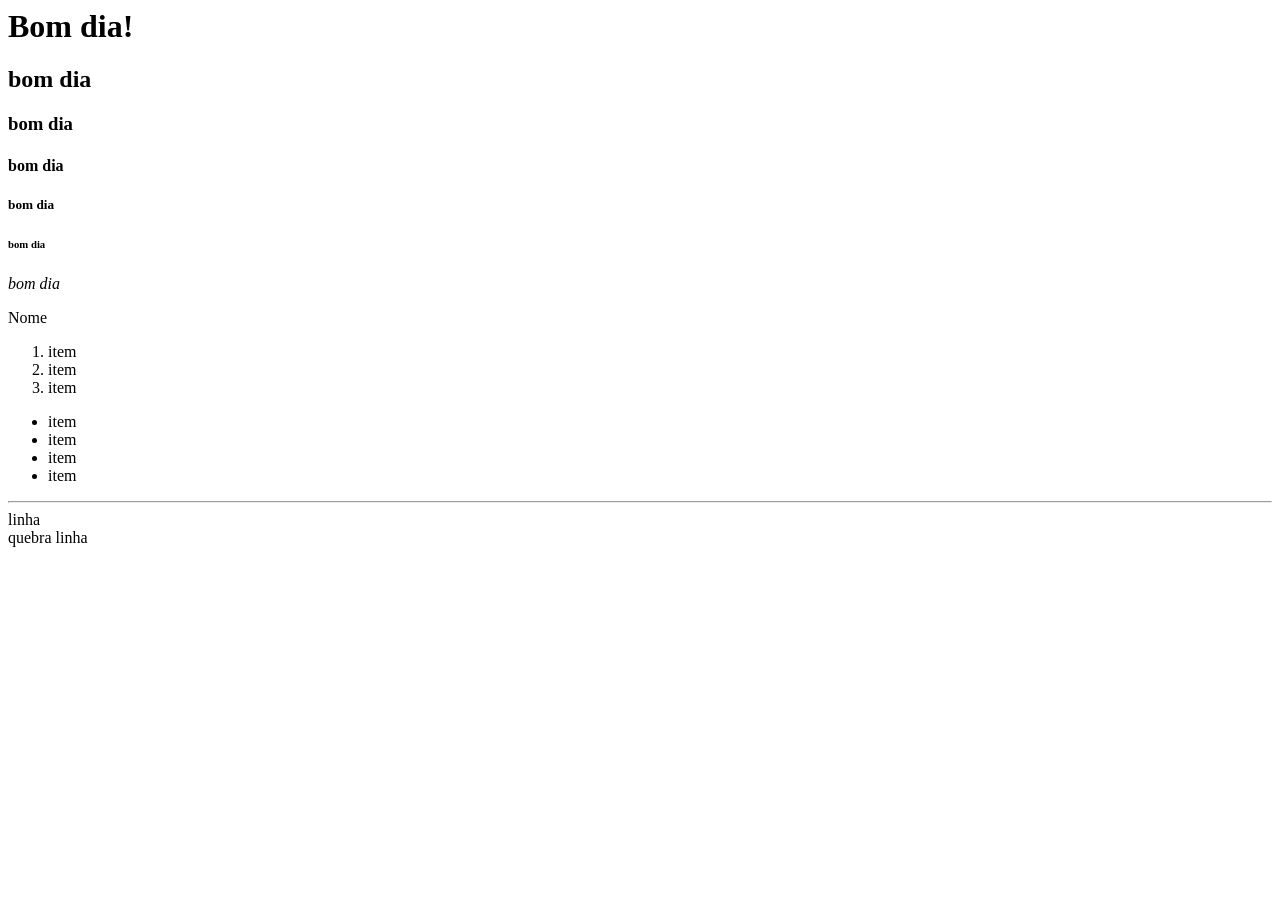
<file: Aula_01/index.html>
<html>
    <head>
        <meta charset="UTF-8">
        <title>Primeira página html</title>
    </head>
    <body>
        <h1>Bom dia!</h1>
        <h2>bom dia</h2>
        <h3>bom dia</h3>
        <h4>bom dia</h4>
        <h5>bom dia</h5>
        <h6>bom dia</h6>
        <i>bom dia</i>
        <p>Nome</p>
       
        <ol>
            <li>item </li>
            <li>item </li>
            <li>item </li>
        </ol>

        <ul>
            <li>item</li>
            <li>item</li>
            <li>item</li>
            <li>item</li>

        </ul>

        <hr>linha
        <br>quebra linha
    </body>
</html>
</file>
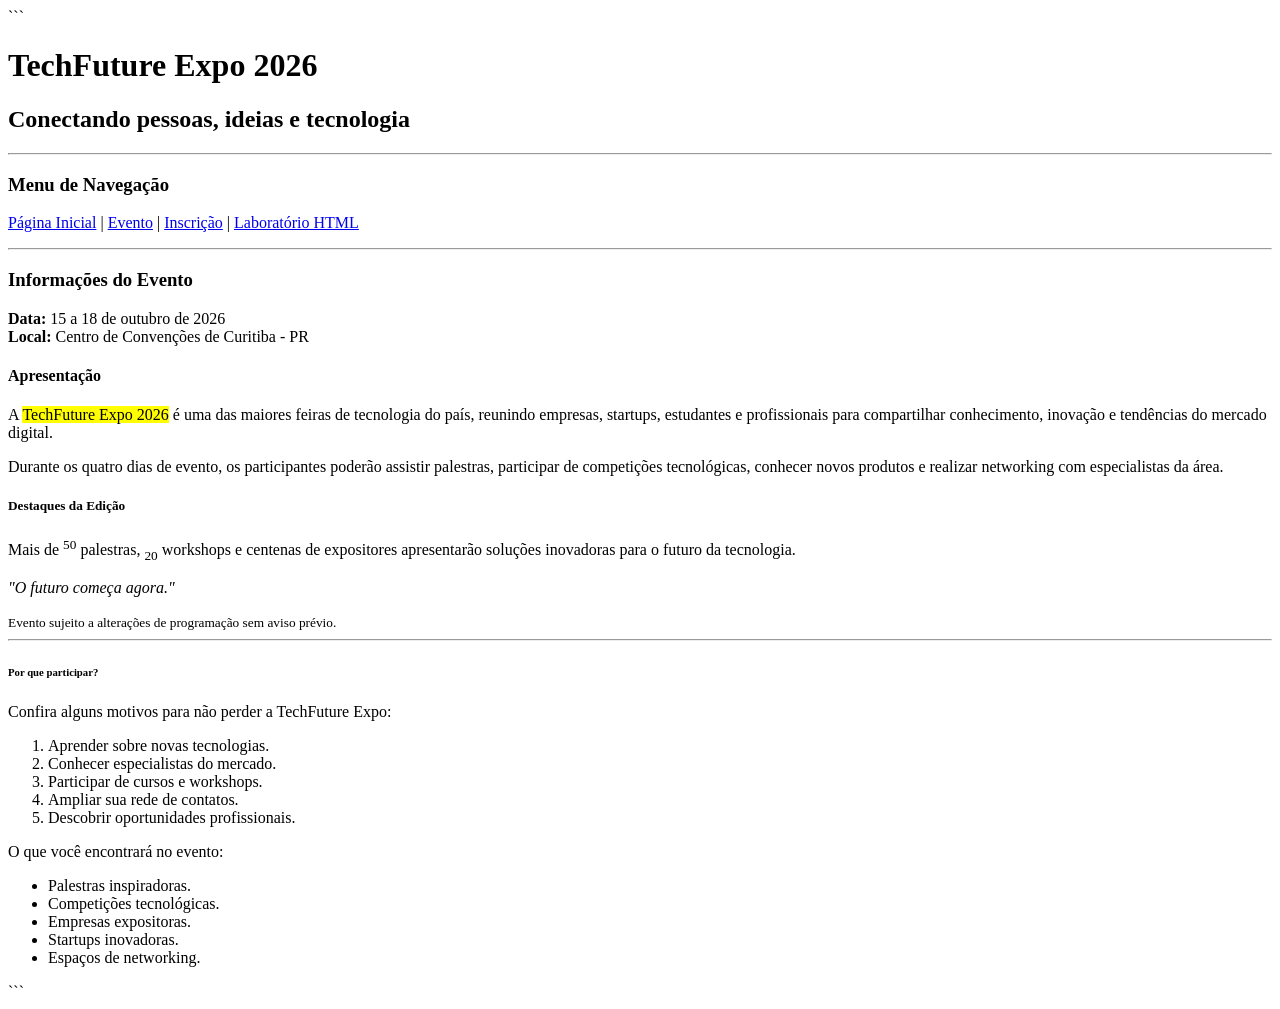
<file: Aula_03/index.html>
<!DOCTYPE html>

<html lang="pt-BR">
<head>
    <meta charset="UTF-8">
    <meta name="viewport" content="width=device-width, initial-scale=1.0">
    <title>TechFuture Expo 2026</title>
</head>
<body>

```
<h1>TechFuture Expo 2026</h1>
<h2>Conectando pessoas, ideias e tecnologia</h2>

<hr>

<h3>Menu de Navegação</h3>
<p>
    <a href="index.html">Página Inicial</a> |
    <a href="evento.html">Evento</a> |
    <a href="inscricao.html">Inscrição</a> |
    <a href="laboratorio.html">Laboratório HTML</a>
</p>

<hr>

<h3>Informações do Evento</h3>

<p>
    <strong>Data:</strong> 15 a 18 de outubro de 2026 <br>
    <strong>Local:</strong> Centro de Convenções de Curitiba - PR
</p>

<h4>Apresentação</h4>

<p>
    A <mark>TechFuture Expo 2026</mark> é uma das maiores feiras de tecnologia do país,
    reunindo empresas, startups, estudantes e profissionais para compartilhar
    conhecimento, inovação e tendências do mercado digital.
</p>

<p>
    Durante os quatro dias de evento, os participantes poderão assistir palestras,
    participar de competições tecnológicas, conhecer novos produtos e realizar networking
    com especialistas da área.
</p>

<h5>Destaques da Edição</h5>

<p>
    Mais de <sup>50</sup> palestras, <sub>20</sub> workshops e centenas de expositores
    apresentarão soluções inovadoras para o futuro da tecnologia.
</p>

<p>
    <em>"O futuro começa agora."</em>
</p>

<small>
    Evento sujeito a alterações de programação sem aviso prévio.
</small>

<hr>

<h6>Por que participar?</h6>

<p>Confira alguns motivos para não perder a TechFuture Expo:</p>

<ol>
    <li>Aprender sobre novas tecnologias.</li>
    <li>Conhecer especialistas do mercado.</li>
    <li>Participar de cursos e workshops.</li>
    <li>Ampliar sua rede de contatos.</li>
    <li>Descobrir oportunidades profissionais.</li>
</ol>

<p>O que você encontrará no evento:</p>

<ul>
    <li>Palestras inspiradoras.</li>
    <li>Competições tecnológicas.</li>
    <li>Empresas expositoras.</li>
    <li>Startups inovadoras.</li>
    <li>Espaços de networking.</li>
</ul>
```

</body>
</html>
</file>
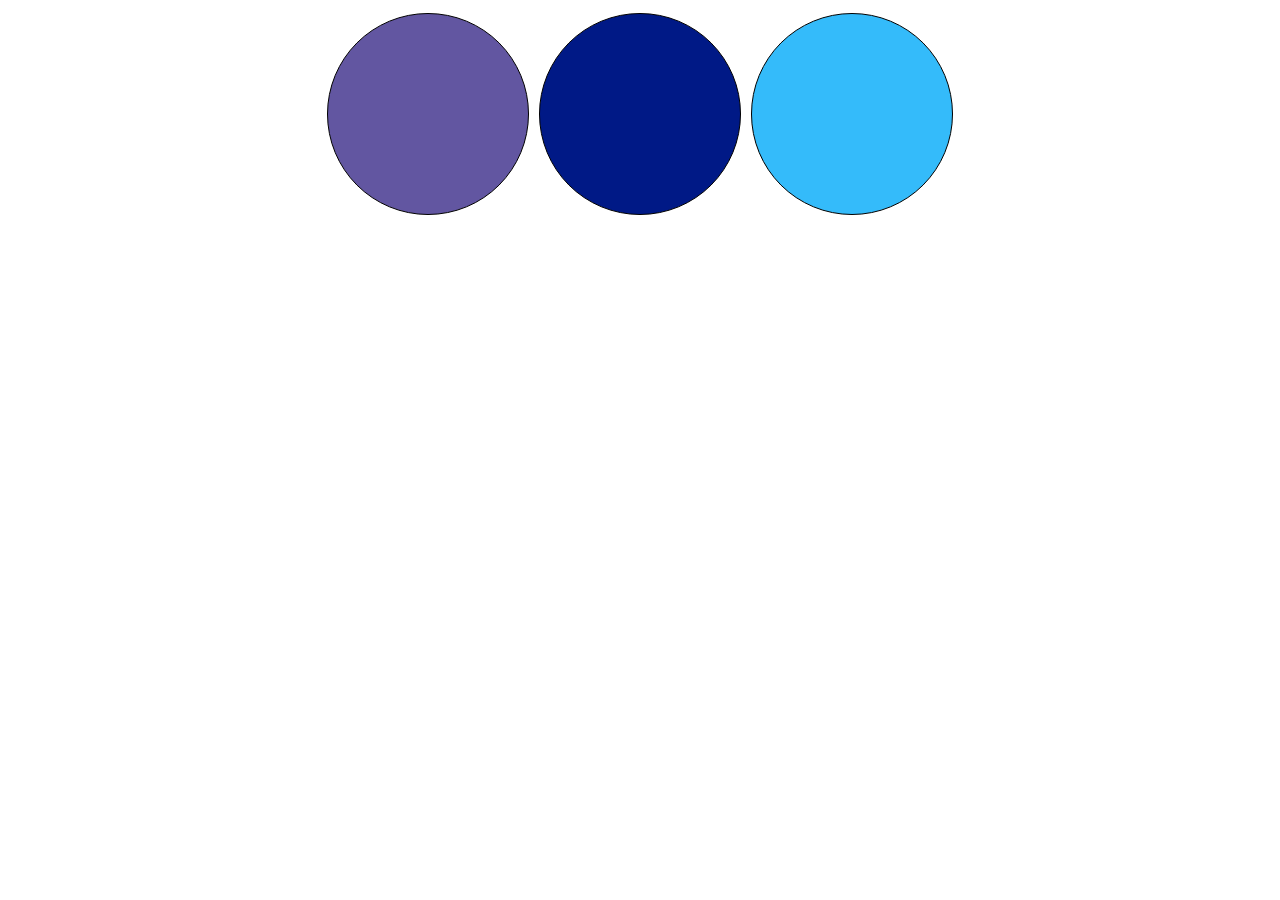
<file: Aula_04/index.html>
<!DOCTYPE html>
<html lang="en">
<head>
    <meta charset="UTF-8">
    <link rel="stylesheet" href="styles.css">
    <title>AULA_04</title>
</head>
<body>
    <div id="grupo">
        <div class="grupo-id" style="background-color: #6256a1;"></div>
        <div class="grupo-id" style="background-color: rgb(0, 25, 134);"></div>
        <div class="grupo-id" style="background-color: rgb(52, 187, 250);"></div>
    </div>
    


</body>
</html>
</file>
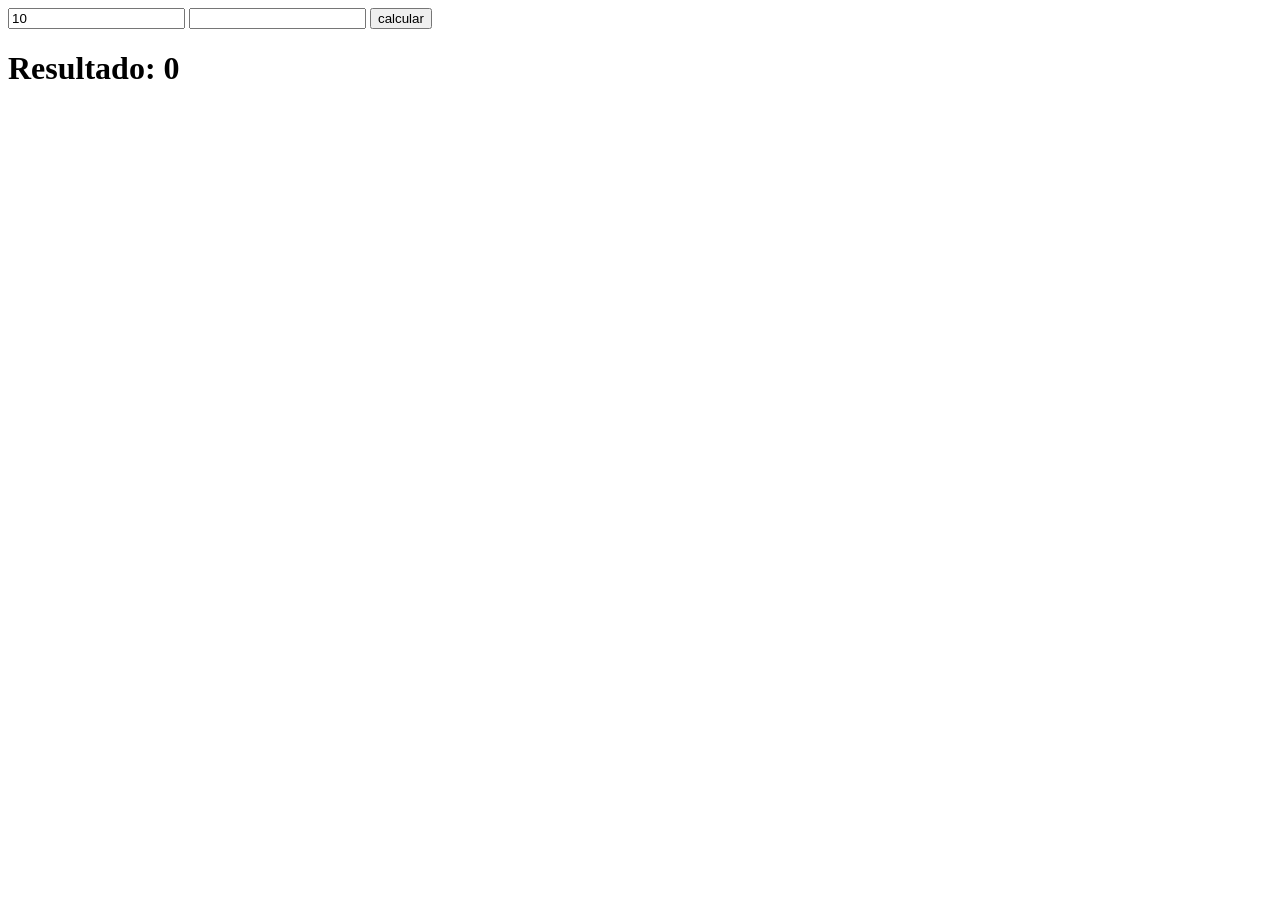
<file: Aula_06/index.html>
<!DOCTYPE html>
<html lang="PT-br">
<head>
    <meta charset="UTF-8">
    <title>Javascript</title>
</head>

<body>
   
    <input id="campo1" type="number" value="10">

    <input id="campo2" type="number">

    <button onclick="somadedoisvalores()" > calcular</button>
    
    <h1> Resultado: 0</h1>
    
  

    <script src="./script.js"></script>
</body>

</html>
</file>
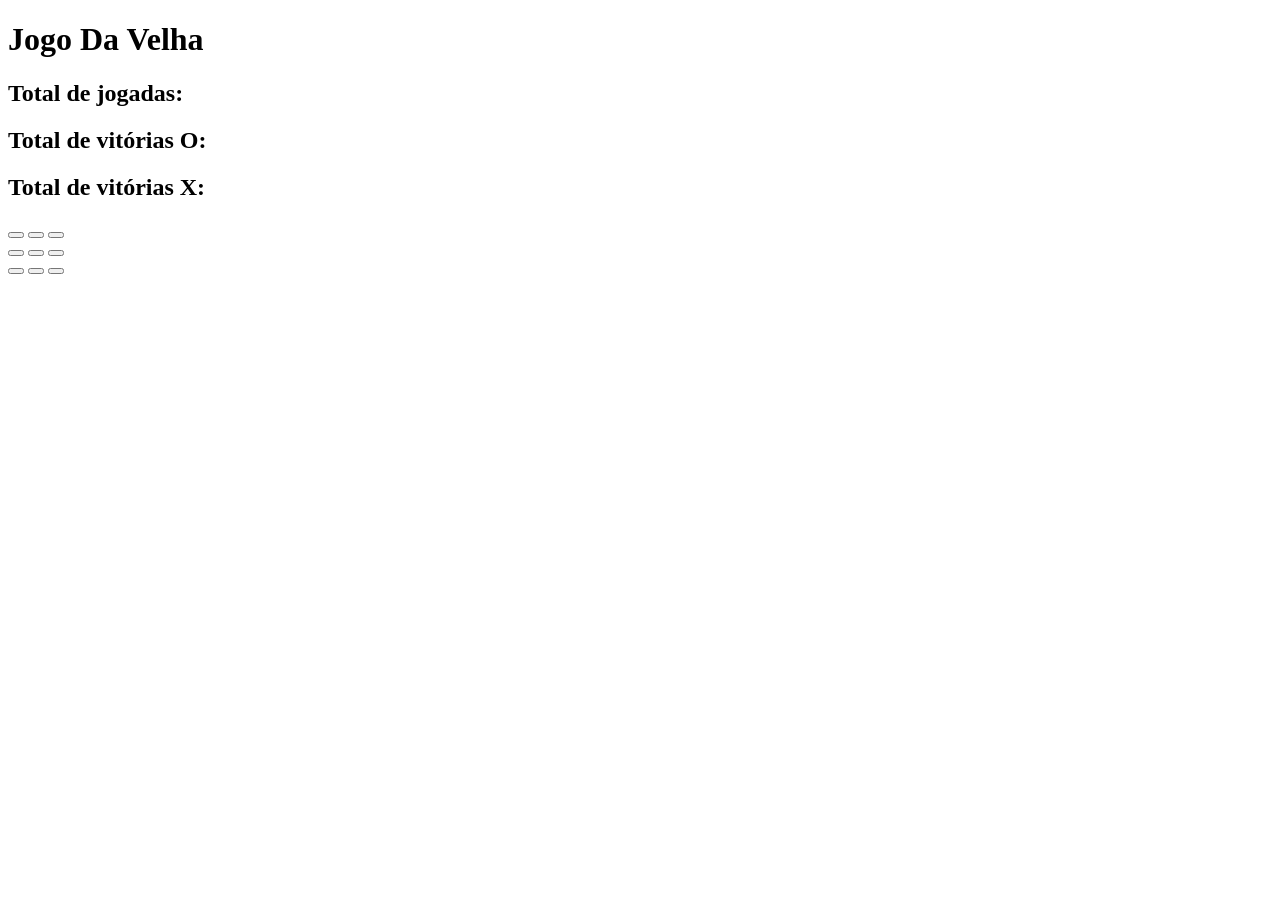
<file: Aula_07/index.html>
<!DOCTYPE html>
<html lang="PT-br">
<head>
    <meta charset="UTF-8">
    <meta name="viewport" content="width=device-width, initial-scale=1.0">
    <title>Jogo Da Velha</title>
    
</head>

<body>
    <h1>Jogo Da Velha</h1>
    <h2 id="total_jogadas">Total de jogadas: </h2>
    <h2 id="total_O">Total de vitórias O: </h2>
    <h2 id="total_X">Total de vitórias X: </h2>

    <button id="1" onclick="jogar('1')" ></button>
    <button id="2" onclick="jogar('2')" ></button>
    <button id="3" onclick="jogar('3')" ></button>
    <br>
    <button id="4" onclick="jogar('4')" ></button>
    <button id="5" onclick="jogar('5')" ></button>
    <button id="6" onclick="jogar('6')" ></button>
    <br>
    <button id="7"onclick="jogar('7')" ></button>
    <button id="8" onclick="jogar('8')" ></button>
    <button id="9" onclick="jogar('9')" ></button>

    <script src="./script.js"></script>
</body>

</html>
</file>
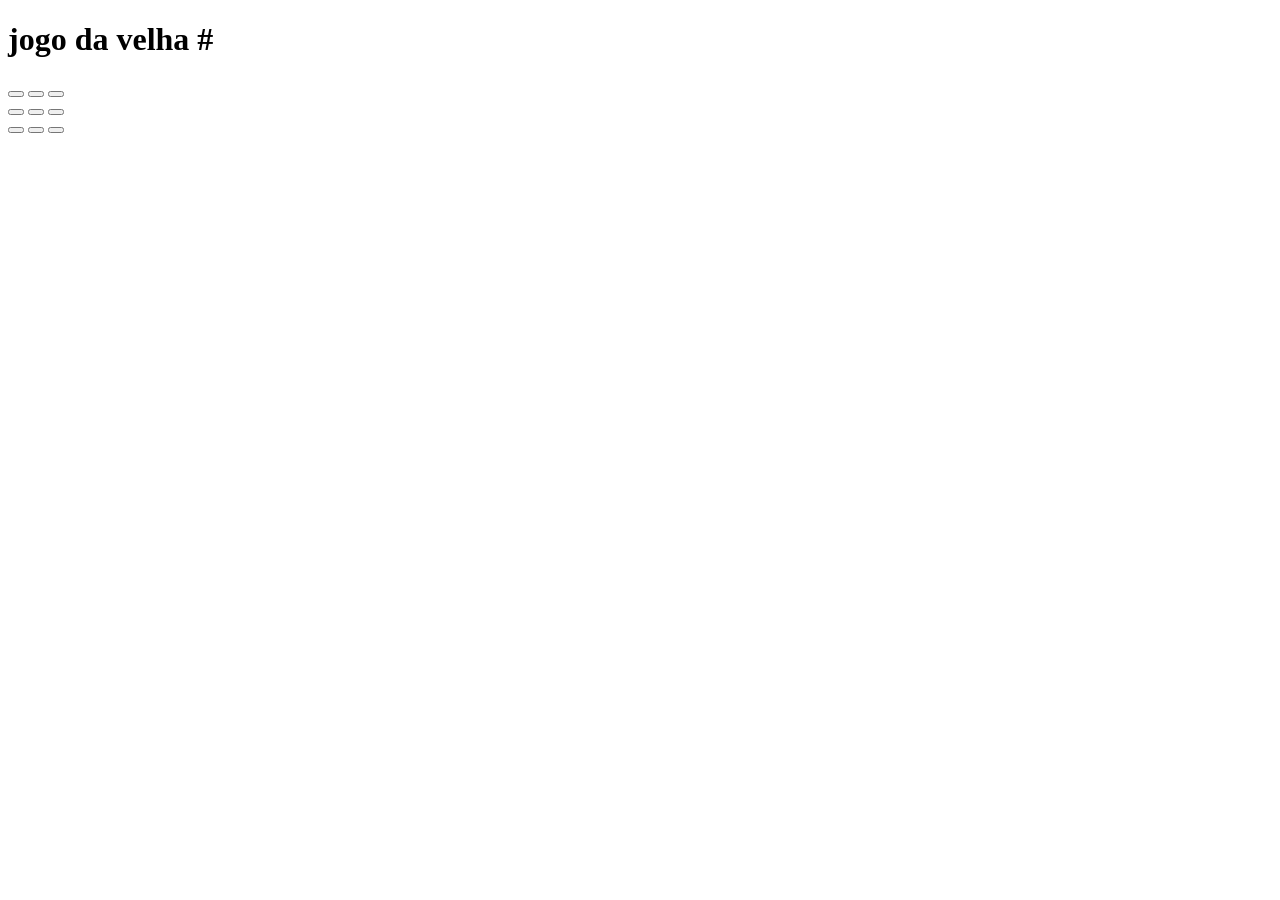
<file: JOGO DA VELHA/index.html>
<!DOCTYPE html>
<html lang="en">

<head>
    <meta charset="UTF-8">
    <meta name="viewport" content="width=device-width, initial-scale=1.0">
    <title>JOGO DA VELHA</title>
</head>

<body>
    <h1> jogo da velha # </h1>
    <button id="1" onclick="jogar('1')" ></button>
    <button id="2" onclick="jogar('2')" ></button>
    <button id="3" onclick="jogar('3')" ></button>
    <br>
    <button id="4" onclick="jogar('4')"></button>
    <button id="5" onclick="jogar('5')"></button>
    <button id="6" onclick="jogar('6')"></button>
    <br>
    <button id="7" onclick="jogar('7')"></button>
    <button id="8" onclick="jogar('8')"></button>
    <button id="9" onclick="jogar('9')"></button>

<script src="./script.js"></script>

</body>


</html>
</file>
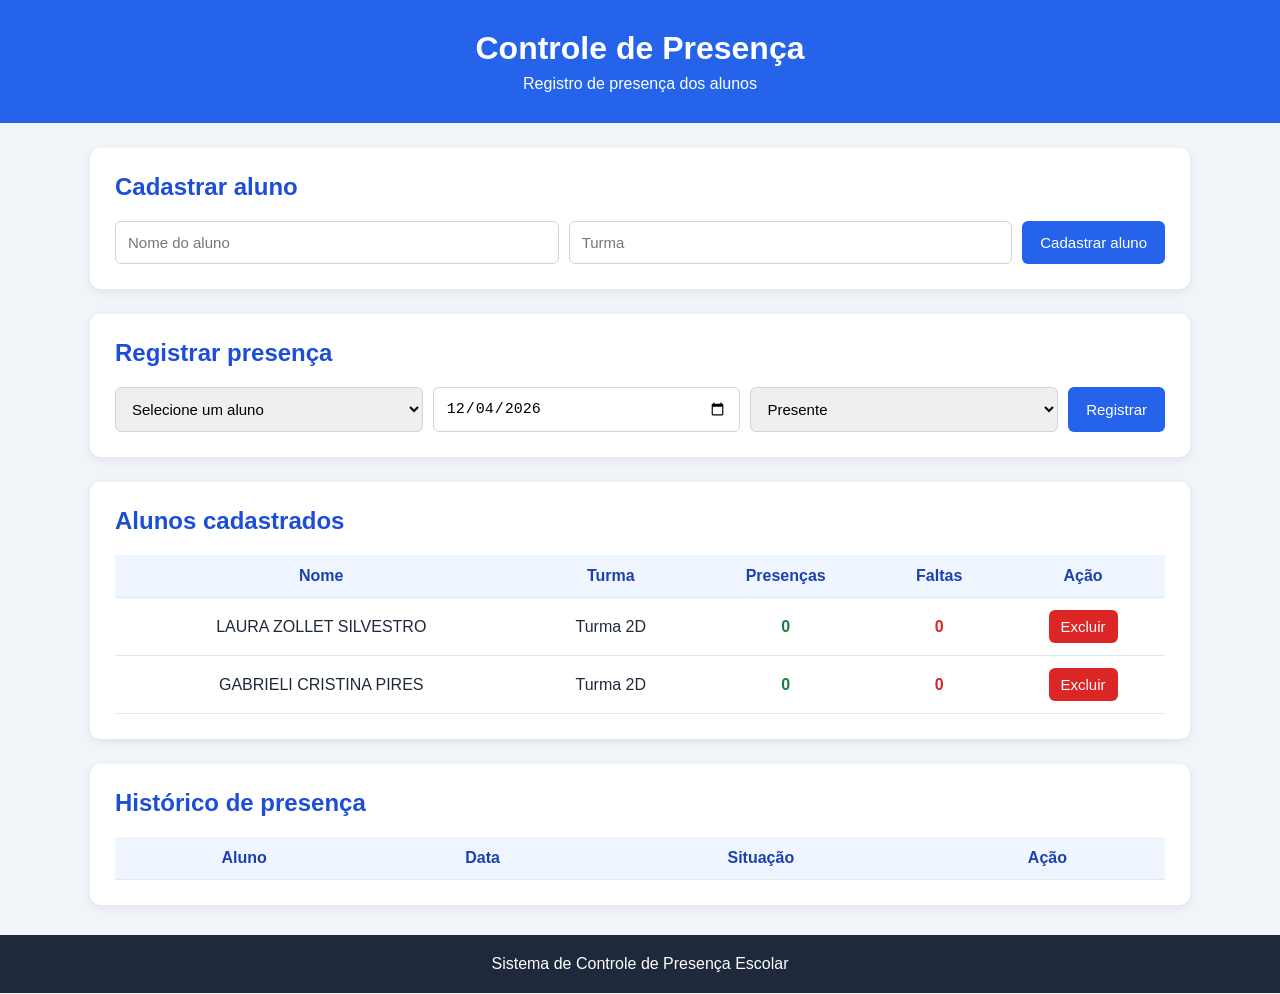
<file: Projeto do jogo 2.0/index.html>
<!DOCTYPE html>
<html lang="pt-BR">
<head>
    <meta charset="UTF-8">
    <meta name="viewport" content="width=device-width, initial-scale=1.0">
    <title>Controle de Presença Escolar</title>
    <link rel="stylesheet" href="style.css">
</head>
<body>

    <header>
        <h1>Controle de Presença</h1>
        <p>Registro de presença dos alunos</p>
    </header>

    <main>
        <section class="card">
            <h2>Cadastrar aluno</h2>

            <div class="formulario">
                <input type="text" id="nomeAluno" placeholder="Nome do aluno">
                <input type="text" id="turmaAluno" placeholder="Turma">
                <button id="btnCadastrar">Cadastrar aluno</button>
            </div>
        </section>

        <section class="card">
            <h2>Registrar presença</h2>

            <div class="formulario">
                <select id="alunoPresenca">
                    <option value="">Selecione um aluno</option>
                </select>

                <input type="date" id="dataPresenca">

                <select id="situacao">
                    <option value="Presente">Presente</option>
                    <option value="Falta">Falta</option>
                </select>

                <button id="btnRegistrar">Registrar</button>
            </div>
        </section>

        <section class="card">
            <h2>Alunos cadastrados</h2>

            <div class="tabela-container">
                <table>
                    <thead>
                        <tr>
                            <th>Nome</th>
                            <th>Turma</th>
                            <th>Presenças</th>
                            <th>Faltas</th>
                            <th>Ação</th>
                        </tr>
                    </thead>

                    <tbody id="listaAlunos"></tbody>
                </table>
            </div>
        </section>

        <section class="card">
            <h2>Histórico de presença</h2>

            <div class="tabela-container">
                <table>
                    <thead>
                        <tr>
                            <th>Aluno</th>
                            <th>Data</th>
                            <th>Situação</th>
                            <th>Ação</th>
                        </tr>
                    </thead>

                    <tbody id="historico"></tbody>
                </table>
            </div>
        </section>
    </main>

    <footer>
        <p>Sistema de Controle de Presença Escolar</p>
    </footer>

    <script src="script.js"></script>
</body>
</html>
</file>
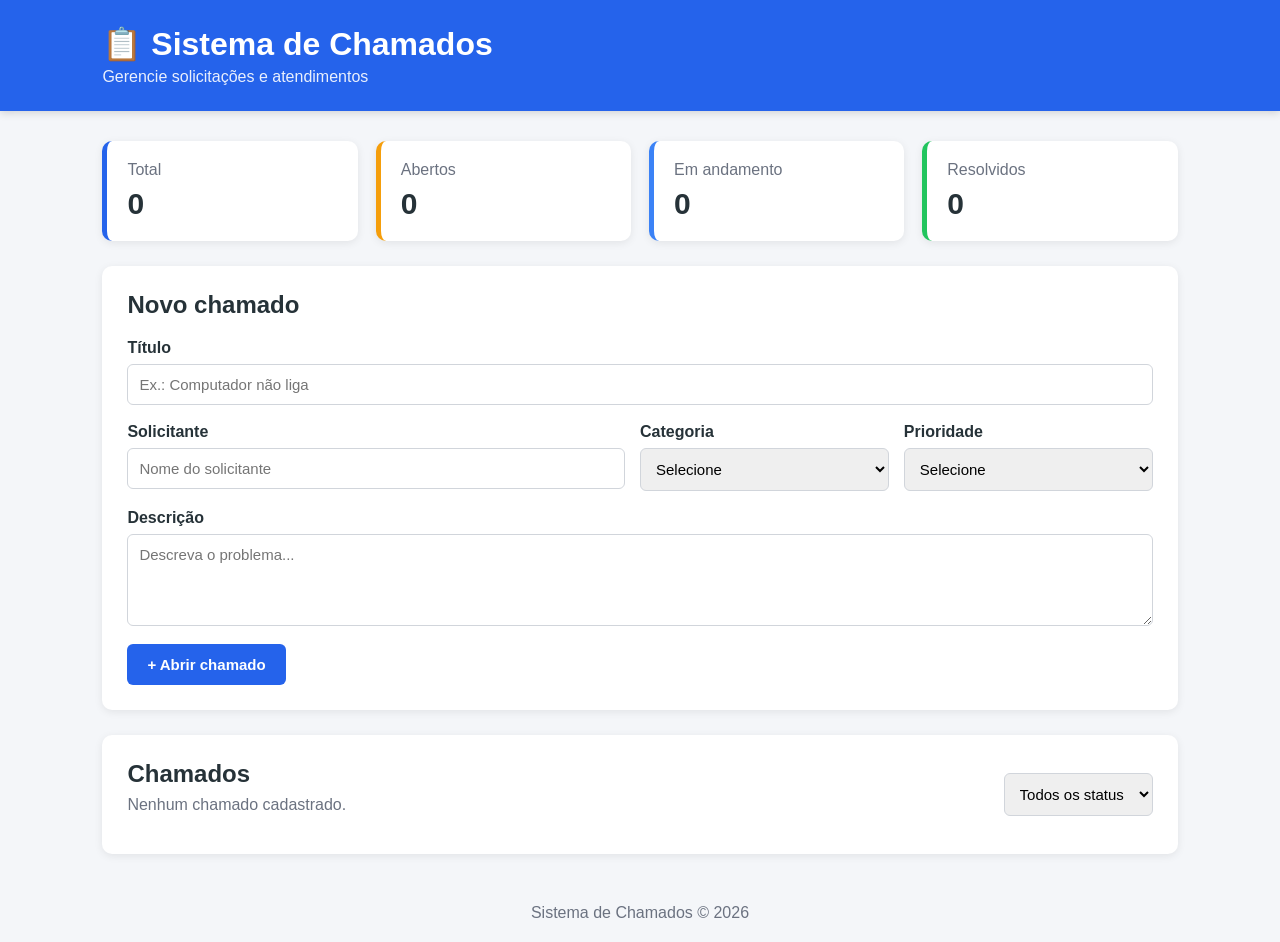
<file: Projeto_jogo/index.html>
<!DOCTYPE html>
<html lang="pt-BR">
<head>
    <meta charset="UTF-8">
    <meta name="viewport" content="width=device-width, initial-scale=1.0">
    <title>Sistema de Chamados</title>
    <link rel="stylesheet" href="style.css">
</head>
<body>

    <header>
        <div>
            <h1>📋 Sistema de Chamados</h1>
            <p>Gerencie solicitações e atendimentos</p>
        </div>
    </header>

    <main class="container">

        <section class="cards">
            <div class="card">
                <span>Total</span>
                <strong id="totalChamados">0</strong>
            </div>

            <div class="card aberto">
                <span>Abertos</span>
                <strong id="chamadosAbertos">0</strong>
            </div>

            <div class="card andamento">
                <span>Em andamento</span>
                <strong id="chamadosAndamento">0</strong>
            </div>

            <div class="card resolvido">
                <span>Resolvidos</span>
                <strong id="chamadosResolvidos">0</strong>
            </div>
        </section>

        <section class="painel">
            <h2>Novo chamado</h2>

            <form id="formChamado">

                <div class="campo">
                    <label for="titulo">Título</label>
                    <input
                        type="text"
                        id="titulo"
                        placeholder="Ex.: Computador não liga"
                        required
                    >
                </div>

                <div class="linha">
                    <div class="campo">
                        <label for="solicitante">Solicitante</label>
                        <input
                            type="text"
                            id="solicitante"
                            placeholder="Nome do solicitante"
                            required
                        >
                    </div>

                    <div class="campo">
                        <label for="categoria">Categoria</label>
                        <select id="categoria" required>
                            <option value="">Selecione</option>
                            <option value="Hardware">Hardware</option>
                            <option value="Software">Software</option>
                            <option value="Rede">Rede</option>
                            <option value="Acesso">Acesso</option>
                            <option value="Outro">Outro</option>
                        </select>
                    </div>

                    <div class="campo">
                        <label for="prioridade">Prioridade</label>
                        <select id="prioridade" required>
                            <option value="">Selecione</option>
                            <option value="Baixa">Baixa</option>
                            <option value="Média">Média</option>
                            <option value="Alta">Alta</option>
                        </select>
                    </div>
                </div>

                <div class="campo">
                    <label for="descricao">Descrição</label>
                    <textarea
                        id="descricao"
                        rows="4"
                        placeholder="Descreva o problema..."
                        required
                    ></textarea>
                </div>

                <button type="submit" class="btn-principal">
                    + Abrir chamado
                </button>

            </form>
        </section>

        <section class="painel">
            <div class="topo-lista">
                <div>
                    <h2>Chamados</h2>
                    <p id="mensagemLista">Nenhum chamado cadastrado.</p>
                </div>

                <select id="filtroStatus">
                    <option value="Todos">Todos os status</option>
                    <option value="Aberto">Aberto</option>
                    <option value="Em andamento">Em andamento</option>
                    <option value="Resolvido">Resolvido</option>
                </select>
            </div>

            <div id="listaChamados" class="lista-chamados"></div>
        </section>

    </main>

    <footer>
        <p>Sistema de Chamados &copy; 2026</p>
    </footer>

    <script src="script.js"></script>
</body>
</html>
</file>
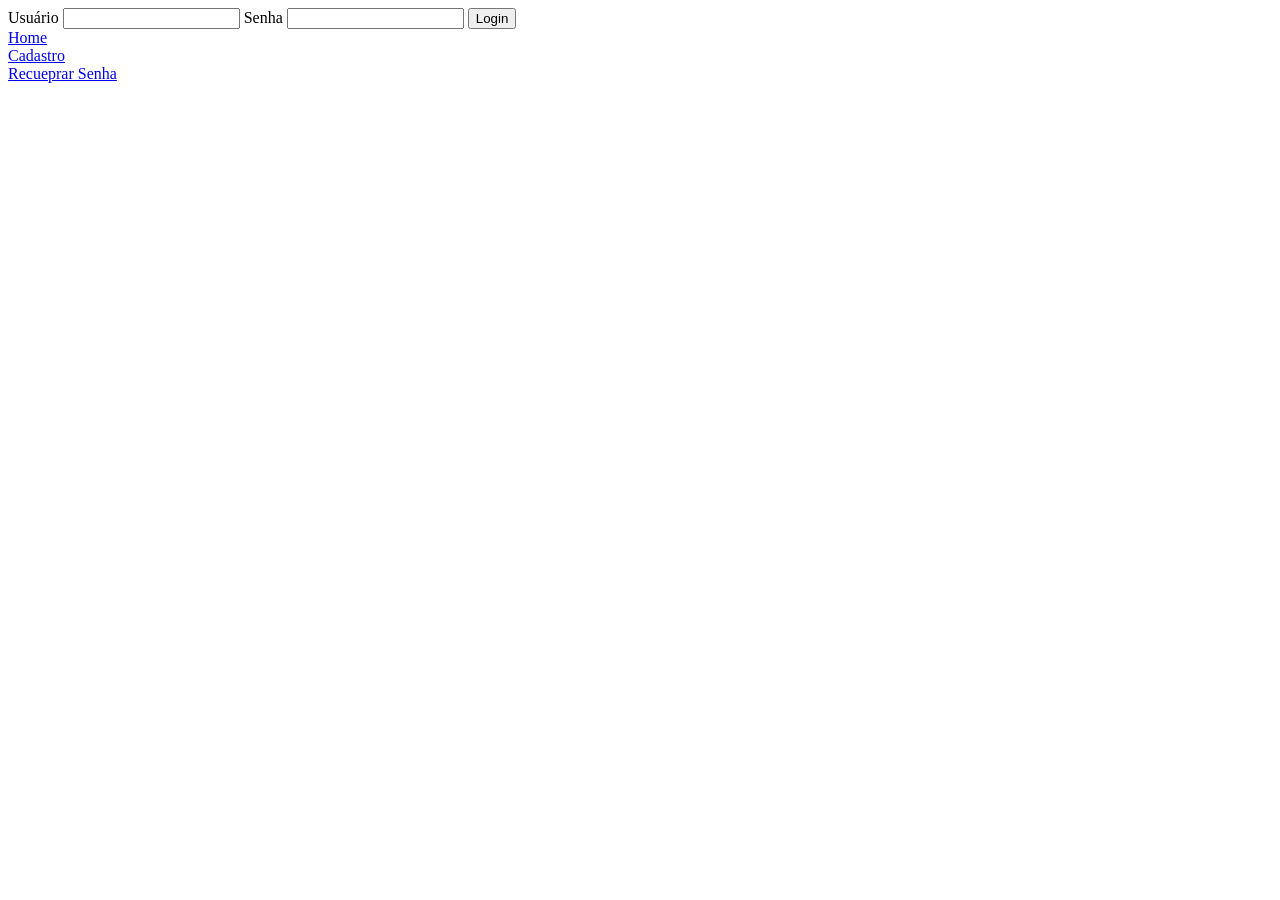
<file: Aula_08/login.html>
<!DOCTYPE html>
<html lang="PT-br">

<head>
    <meta charset="UTF-8">
    <meta name="viewport" content="width=device-width, initial-scale=1.0">
    <title>LocalStorage</title>
</head>

<body>

    <label for="usuario">Usuário</label>
    <input id="usuario" type="text">

    <label for="senha">Senha</label>
    <input id="senha" type="password">

    <button onclick="login()">Login</button>
    <br>
    <a href="./home.html">Home</a> <br>
    <a href="./cadastro.html">Cadastro</a> <br>
    <a href="./recuperar_senha.html">Recueprar Senha</a>

    <script src="./script.js"></script>
</body>

</html>
</file>
<file: Aula_04/styles.css>
#grupo{
            display: flex;
            justify-content:center;
        }
        .grupo-id{
            width: 200px;
            height: 200px;
            border-radius: 100%;
            font-size: large;
            color: #9aff9a;
            border: 1px solid #000;
            margin: 5px;
        }
</file>
<file: Projeto do jogo 2.0/style.css>
* {
    margin: 0;
    padding: 0;
    box-sizing: border-box;
}

body {
    font-family: Arial, sans-serif;
    background-color: #f1f5f9;
    color: #1e293b;
}

header {
    background: #2563eb;
    color: white;
    text-align: center;
    padding: 30px 20px;
}

header h1 {
    margin-bottom: 8px;
}

main {
    width: 90%;
    max-width: 1100px;
    margin: 25px auto;
}

.card {
    background-color: white;
    padding: 25px;
    margin-bottom: 25px;
    border-radius: 10px;
    box-shadow: 0 3px 10px rgba(0, 0, 0, 0.08);
}

.card h2 {
    margin-bottom: 20px;
    color: #1d4ed8;
}

.formulario {
    display: flex;
    gap: 10px;
    flex-wrap: wrap;
}

input,
select {
    padding: 12px;
    border: 1px solid #cbd5e1;
    border-radius: 6px;
    font-size: 15px;
    flex: 1;
    min-width: 180px;
}

button {
    padding: 12px 18px;
    border: none;
    border-radius: 6px;
    background-color: #2563eb;
    color: white;
    font-size: 15px;
    cursor: pointer;
}

button:hover {
    background-color: #1d4ed8;
}

.btn-excluir {
    background-color: #dc2626;
    padding: 8px 12px;
}

.btn-excluir:hover {
    background-color: #b91c1c;
}

.btn-remover {
    background-color: #f59e0b;
    padding: 8px 12px;
}

.btn-remover:hover {
    background-color: #d97706;
}

.tabela-container {
    overflow-x: auto;
}

table {
    width: 100%;
    border-collapse: collapse;
}

th,
td {
    padding: 12px;
    text-align: center;
    border-bottom: 1px solid #e2e8f0;
}

th {
    background-color: #eff6ff;
    color: #1e40af;
}

.presente {
    color: #15803d;
    font-weight: bold;
}

.falta {
    color: #dc2626;
    font-weight: bold;
}

footer {
    text-align: center;
    background-color: #1e293b;
    color: white;
    padding: 20px;
    margin-top: 30px;
}

@media (max-width: 600px) {
    main {
        width: 95%;
    }

    .card {
        padding: 15px;
    }

    th,
    td {
        font-size: 13px;
        padding: 8px;
    }

    button {
        width: 100%;
    }
}
</file>
<file: Projeto_jogo/style.css>
* {
    margin: 0;
    padding: 0;
    box-sizing: border-box;
}

body {
    font-family: Arial, Helvetica, sans-serif;
    background: #f4f6f9;
    color: #263238;
}

header {
    background: #2563eb;
    color: white;
    padding: 25px 8%;
    box-shadow: 0 2px 8px rgba(0, 0, 0, 0.15);
}

header h1 {
    margin-bottom: 5px;
}

header p {
    opacity: 0.9;
}

.container {
    width: 84%;
    max-width: 1200px;
    margin: 30px auto;
}

.cards {
    display: grid;
    grid-template-columns: repeat(4, 1fr);
    gap: 18px;
    margin-bottom: 25px;
}

.card {
    background: white;
    border-radius: 10px;
    padding: 20px;
    box-shadow: 0 2px 8px rgba(0, 0, 0, 0.08);
    border-left: 5px solid #2563eb;
}

.card span {
    display: block;
    color: #6b7280;
    margin-bottom: 8px;
}

.card strong {
    font-size: 30px;
}

.card.aberto {
    border-color: #f59e0b;
}

.card.andamento {
    border-color: #3b82f6;
}

.card.resolvido {
    border-color: #22c55e;
}

.painel {
    background: white;
    padding: 25px;
    border-radius: 10px;
    margin-bottom: 25px;
    box-shadow: 0 2px 8px rgba(0, 0, 0, 0.08);
}

.painel h2 {
    margin-bottom: 20px;
}

.campo {
    display: flex;
    flex-direction: column;
    margin-bottom: 18px;
}

.campo label {
    font-weight: bold;
    margin-bottom: 7px;
}

input,
select,
textarea {
    font-family: inherit;
    font-size: 15px;
    padding: 11px;
    border: 1px solid #d1d5db;
    border-radius: 6px;
    outline: none;
}

input:focus,
select:focus,
textarea:focus {
    border-color: #2563eb;
}

textarea {
    resize: vertical;
}

.linha {
    display: grid;
    grid-template-columns: 2fr 1fr 1fr;
    gap: 15px;
}

.btn-principal {
    border: none;
    background: #2563eb;
    color: white;
    padding: 12px 20px;
    border-radius: 6px;
    font-size: 15px;
    font-weight: bold;
    cursor: pointer;
}

.btn-principal:hover {
    background: #1d4ed8;
}

.topo-lista {
    display: flex;
    justify-content: space-between;
    align-items: center;
    gap: 20px;
}

.topo-lista p {
    color: #6b7280;
    margin-top: -12px;
    margin-bottom: 15px;
}

.lista-chamados {
    display: flex;
    flex-direction: column;
    gap: 15px;
}

.chamado {
    border: 1px solid #e5e7eb;
    border-radius: 8px;
    padding: 18px;
    background: #fafafa;
}

.chamado-topo {
    display: flex;
    justify-content: space-between;
    align-items: center;
    gap: 15px;
    margin-bottom: 12px;
}

.chamado h3 {
    color: #111827;
}

.informacoes {
    display: grid;
    grid-template-columns: repeat(4, 1fr);
    gap: 10px;
    margin-bottom: 12px;
    font-size: 14px;
}

.informacoes span {
    color: #6b7280;
}

.descricao {
    color: #4b5563;
    margin-bottom: 15px;
}

.status {
    display: inline-block;
    padding: 5px 10px;
    border-radius: 20px;
    font-size: 13px;
    font-weight: bold;
}

.status.aberto {
    background: #fef3c7;
    color: #92400e;
}

.status.andamento {
    background: #dbeafe;
    color: #1e40af;
}

.status.resolvido {
    background: #dcfce7;
    color: #166534;
}

.prioridade {
    font-weight: bold;
}

.prioridade.alta {
    color: #dc2626;
}

.prioridade.média {
    color: #d97706;
}

.prioridade.baixa {
    color: #16a34a;
}

.acoes {
    display: flex;
    gap: 8px;
}

.acoes button {
    border: none;
    padding: 8px 12px;
    border-radius: 5px;
    cursor: pointer;
    font-weight: bold;
}

.btn-status {
    background: #dbeafe;
    color: #1d4ed8;
}

.btn-excluir {
    background: #fee2e2;
    color: #b91c1c;
}

.vazio {
    text-align: center;
    padding: 30px;
    color: #6b7280;
}

footer {
    text-align: center;
    color: #6b7280;
    padding: 20px;
}

@media (max-width: 800px) {
    .cards {
        grid-template-columns: repeat(2, 1fr);
    }

    .linha {
        grid-template-columns: 1fr;
    }

    .informacoes {
        grid-template-columns: repeat(2, 1fr);
    }
}

@media (max-width: 500px) {
    .container {
        width: 92%;
    }

    .cards {
        grid-template-columns: 1fr;
    }

    .topo-lista {
        flex-direction: column;
        align-items: stretch;
    }

    .chamado-topo {
        flex-direction: column;
        align-items: flex-start;
    }
}
</file>
